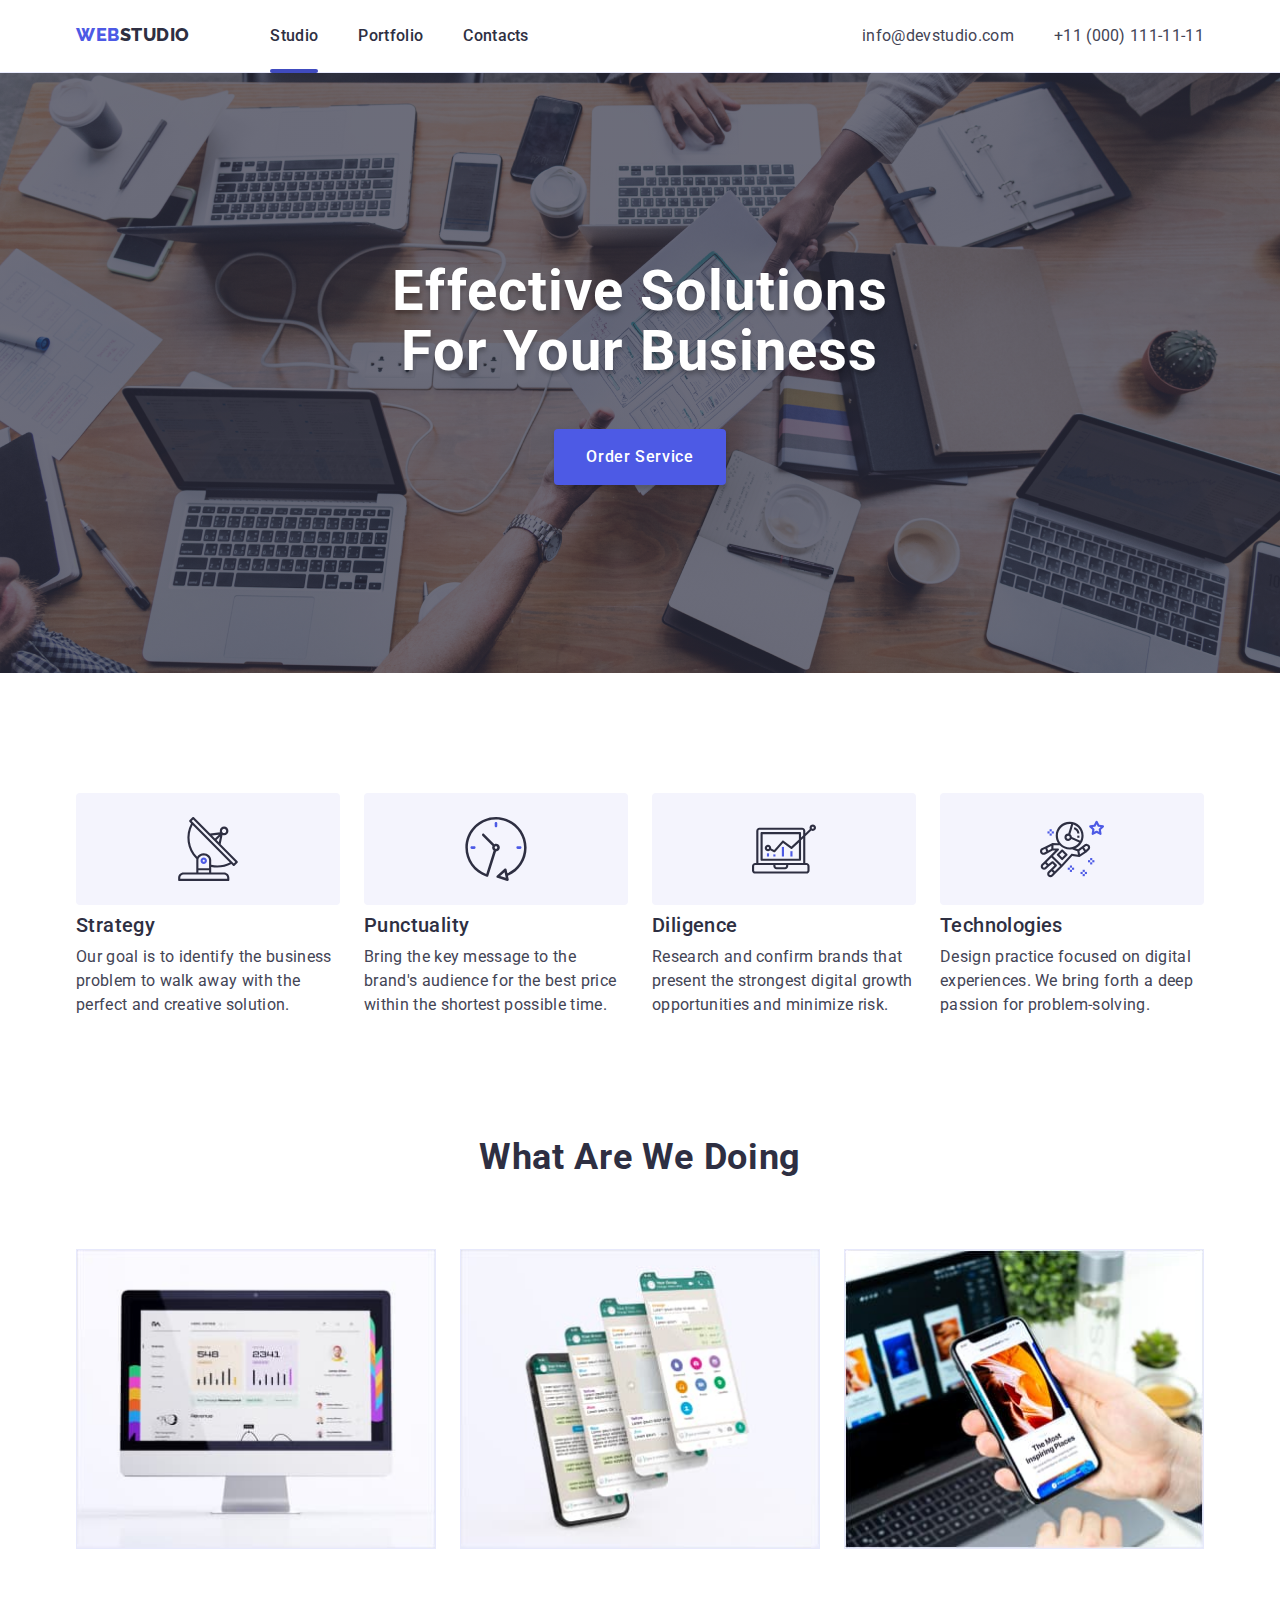
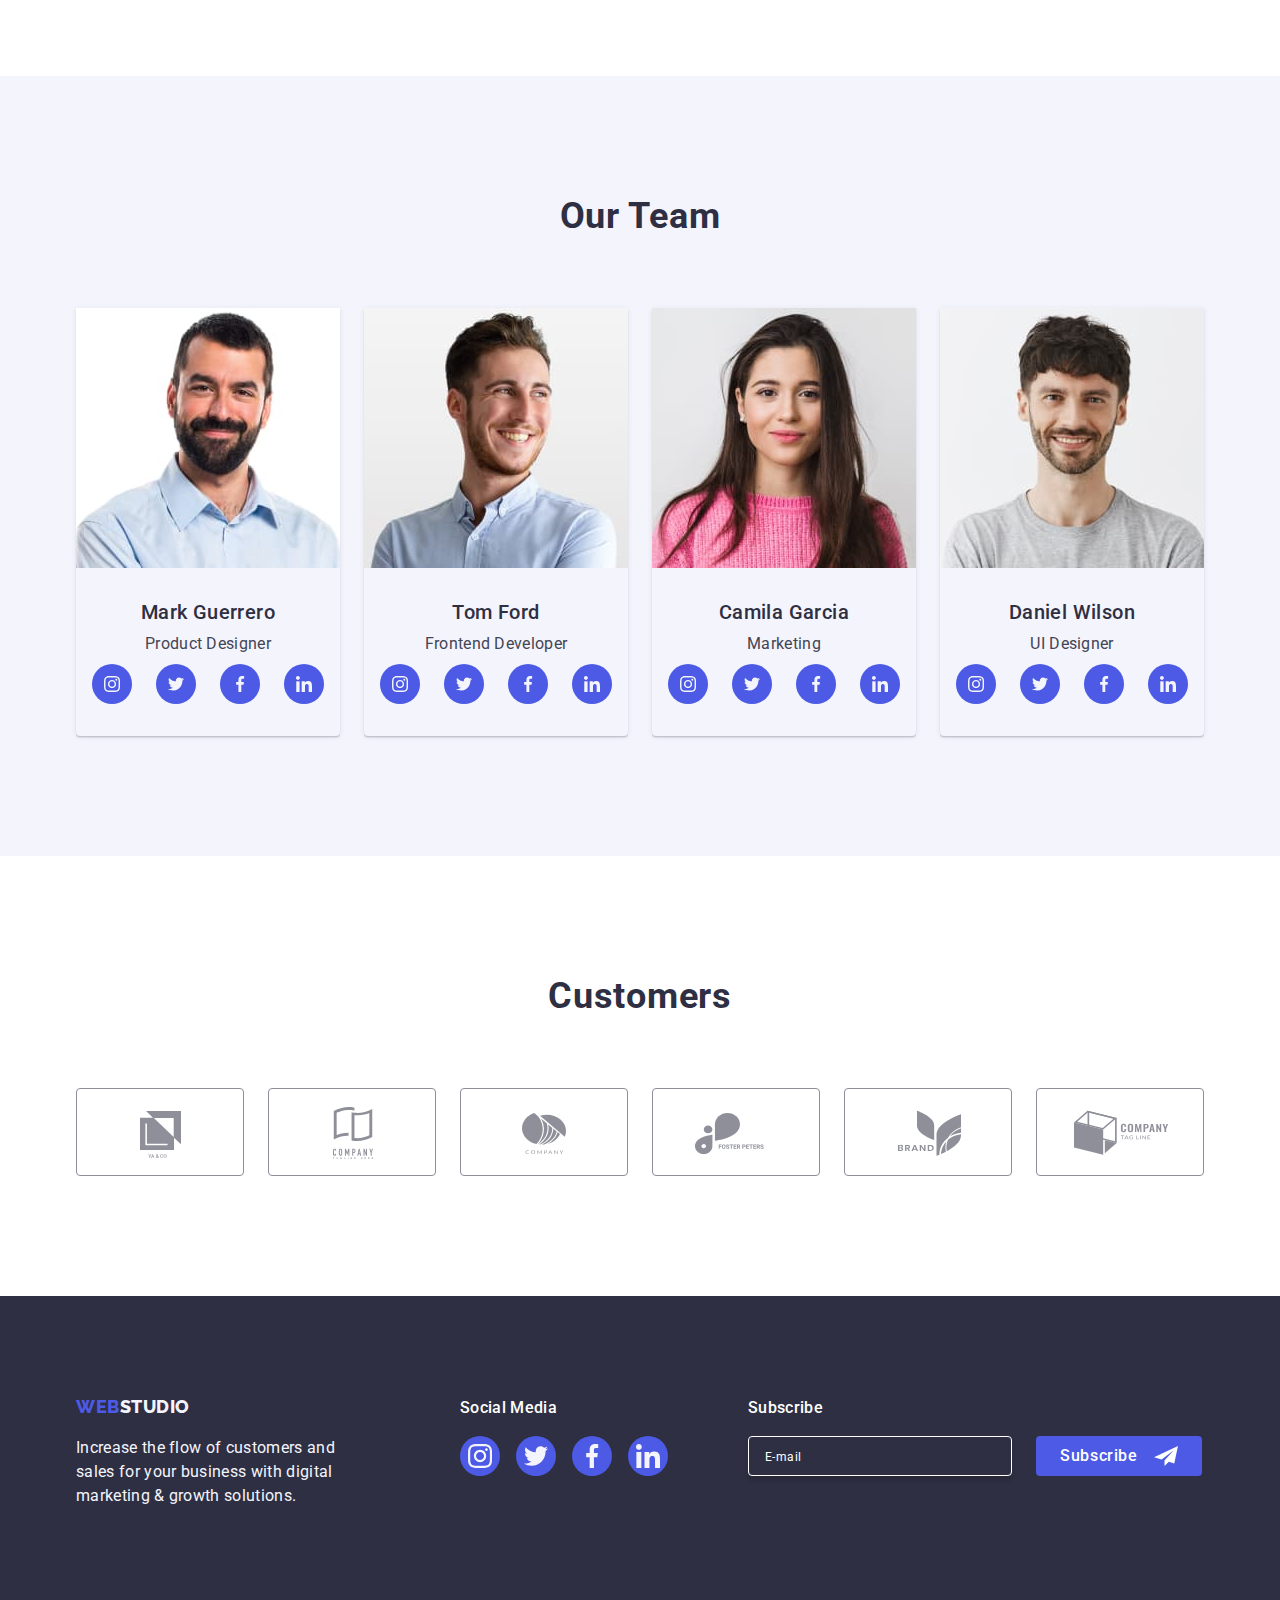
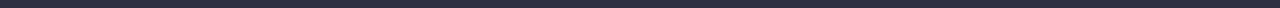
<file: index.html>
<!doctype html>

<html lang="en">
  <head>
    <meta charset="utf-8">
    <meta name="viewport" content="width=device-width, initial-scale-1.0">
    <meta name="description" content="GoIT Homework">
    <title>GoIT Homework 06</title>
    <link rel="stylesheet" href="css/style.css">
    <link rel="stylesheet" href="css/modern-normalize.css">
    <link rel="stylesheet" href="https://fonts.googleapis.com/css2?family=Raleway:wght@800&family=Roboto:wght@400;500;700;900&display=swap">
  </head>

  <body>
    <header class="body-header">
      <div class="header container">
        <nav>
          <a class="logo" href="index.html">
            WEB<span class="logo-header">STUDIO</span>
          </a>

          <ul class="navigation-list">
            <li>
              <a class="navigation-link navigation-active" href="index.html">Studio</a>
            </li>

            <li>
              <a class="navigation-link" href="portfolio.html">Portfolio</a>
            </li>

            <li>
              <a class="navigation-link" href="#">Contacts</a>
            </li>
          </ul>
        </nav>

        <address>
          <ul class="address-list">
            <li>
              <a class="address-link" href="mailto:info@devstudio.com">info@devstudio.com</a>
            </li>
            
            <li>
              <a class="address-link" href="tel:+110001111111">+11 (000) 111-11-11</a>
            </li>
          </ul>
        </address>
      </div>
    </header>

    <main>
      <section class="hero-section">
        <div class="hero container">
          <h1 class="hero-title">Effective Solutions for Your Business</h1>

          <button class="order-button" type="button" data-modal-open>
            Order Service
          </button>
        </div>
      </section>

      <section class="advantage-section">
        <div class="container">
          <ul class="advantage-list">
            <li class="advantage-item">
              <div class="advantage-background">
                <svg class="advantage-icon" width="64" height="64" viewBox="0 0 64 64">
                  <use href="images/icons.svg#strategy"></use>
                </svg>
              </div>
              <h3>Strategy</h3>
              <p>
                Our goal is to identify the business
                problem to walk away with the
                perfect and creative solution.
              </p>
            </li>

            <li class="advantage-item">
              <div class="advantage-background">
                <svg class="advantage-icon" width="64" height="64" viewBox="0 0 64 64">
                  <use href="images/icons.svg#punctuality"></use>
                </svg>
              </div>
              <h3>Punctuality</h3>
              <p>
                Bring the key message to the
                brand's audience for the best price
                within the shortest possible time.
              </p>
            </li>

            <li class="advantage-item">
              <div class="advantage-background">
                <svg class="advantage-icon" width="64" height="64" viewBox="0 0 64 64">
                  <use href="images/icons.svg#diligence"></use>
                </svg>
              </div>
              <h3>Diligence</h3>
              <p>
                Research and confirm brands that
                present the strongest digital growth
                opportunities and minimize risk.
              </p>
            </li>

            <li class="advantage-item">
              <div class="advantage-background">
                <svg class="advantage-icon" width="64" height="64" viewBox="0 0 64 64">
                  <use href="images/icons.svg#technologies"></use>
                </svg>
              </div>
              <h3>Technologies</h3>
              <p>
                Design practice focused on digital
                experiences. We bring forth a deep
                passion for problem-solving.
              </p>
            </li>
          </ul>
        </div>
      </section>

      <section class="service-section">
        <div class="container">
          <h2 class="service-title">What are we doing</h2>

          <ul class="service-list">
            <li>
              <img
                src="images/dashboard-statistics.jpg"
                alt="A monitor presenting graphical data"
                width="360"
              >
            </li>

            <li>
              <img
                src="images/mobile-messaging.jpg"
                alt="Smartphone visualizing messaging feature"
                width="360"
              >
            </li>

            <li>
              <img
                src="images/mobile-application.jpg"
                alt="Smartphone in hand showing some web content"
                width="360"
              >
            </li>
          </ul>
        </div>
      </section>

      <section class="team-section">
        <div class="container">
          <h2 class="team-title">Our Team</h2>

          <ul class="team-list">
            <li class="team-item">
              <img
                src="images/member-mark-guerrero-product-designer.jpg"
                alt="Mark Guerrero"
                width="264"
              >
              <div class="team-details">
                <h3>Mark Guerrero</h3>
                <p>Product Designer</p>
                <ul class="team-socmed-list">
                  <li>
                    <a class="team-socmed-item" href="#" target="_blank" rel="noreferrer noopener">
                      <svg class="team-socmed-icon" width="16" height="16" viewBox="0 0 16 16">
                        <use href="images/icons.svg#instagram"></use>
                      </svg>
                    </a>
                  </li>

                  <li>
                    <a class="team-socmed-item" href="#" target="_blank" rel="noreferrer noopener">
                      <svg class="team-socmed-icon" width="16" height="16" viewBox="0 0 16 16">
                        <use href="images/icons.svg#twitter"></use>
                      </svg>
                    </a>
                  </li>

                  <li>
                    <a class="team-socmed-item" href="#" target="_blank" rel="noreferrer noopener">
                      <svg class="team-socmed-icon" width="16" height="16" viewBox="0 0 16 16">
                        <use href="images/icons.svg#facebook"></use>
                      </svg>
                    </a>
                  </li>

                  <li>
                    <a class="team-socmed-item" href="#" target="_blank" rel="noreferrer noopener">
                      <svg class="team-socmed-icon" width="16" height="16" viewBox="0 0 16 16">
                        <use href="images/icons.svg#linkedin"></use>
                      </svg>
                    </a>
                  </li>
                </ul>
              </div>
            </li>

            <li class="team-item">
              <img
                src="images/member-tom-ford-frontend-developer.jpg"
                alt="Tom Ford"
                width="264"
              >
              <div class="team-details">
                <h3>Tom Ford</h3>
                <p>Frontend Developer</p>
                <ul class="team-socmed-list">
                  <li>
                    <a class="team-socmed-item" href="#" target="_blank" rel="noreferrer noopener">
                      <svg class="team-socmed-icon" width="16" height="16" viewBox="0 0 24 24">
                        <use href="images/icons.svg#instagram"></use>
                      </svg>
                    </a>
                  </li>

                  <li>
                    <a class="team-socmed-item" href="#" target="_blank" rel="noreferrer noopener">
                      <svg class="team-socmed-icon" width="16" height="16" viewBox="0 0 16 16">
                        <use href="images/icons.svg#twitter"></use>
                      </svg>
                    </a>
                  </li>

                  <li>
                    <a class="team-socmed-item" href="#" target="_blank" rel="noreferrer noopener">
                      <svg class="team-socmed-icon" width="16" height="16" viewBox="0 0 16 16">
                        <use href="images/icons.svg#facebook"></use>
                      </svg>
                    </a>
                  </li>

                  <li>
                    <a class="team-socmed-item" href="#" target="_blank" rel="noreferrer noopener">
                      <svg class="team-socmed-icon" width="16" height="16" viewBox="0 0 16 16">
                        <use href="images/icons.svg#linkedin"></use>
                      </svg>
                    </a>
                  </li>
                </ul>
              </div>
            </li>

            <li class="team-item">
              <img
                src="images/member-camila-garcia-marketing.jpg"
                alt="Camila Garcia"
                width="264"
              >
              <div class="team-details">
                <h3>Camila Garcia</h3>
                <p>Marketing</p>
                <ul class="team-socmed-list">
                  <li>
                    <a class="team-socmed-item" href="#" target="_blank" rel="noreferrer noopener">
                      <svg class="team-socmed-icon" width="16" height="16" viewBox="0 0 24 24">
                        <use href="images/icons.svg#instagram"></use>
                      </svg>
                    </a>
                  </li>

                  <li>
                    <a class="team-socmed-item" href="#" target="_blank" rel="noreferrer noopener">
                      <svg class="team-socmed-icon" width="16" height="16" viewBox="0 0 16 16">
                        <use href="images/icons.svg#twitter"></use>
                      </svg>
                    </a>
                  </li>

                  <li>
                    <a class="team-socmed-item" href="#" target="_blank" rel="noreferrer noopener">
                      <svg class="team-socmed-icon" width="16" height="16" viewBox="0 0 16 16">
                        <use href="images/icons.svg#facebook"></use>
                      </svg>
                    </a>
                  </li>

                  <li>
                    <a class="team-socmed-item" href="#" target="_blank" rel="noreferrer noopener">
                      <svg class="team-socmed-icon" width="16" height="16" viewBox="0 0 16 16">
                        <use href="images/icons.svg#linkedin"></use>
                      </svg>
                    </a>
                  </li>
                </ul>
              </div>
            </li>

            <li class="team-item">
              <img
                src="images/member-daniel-wilson-ui-designer.jpg"
                alt="Daniel Wilson"
                width="264"
              >
              <div class="team-details">
                <h3>Daniel Wilson</h3>
                <p>UI Designer</p>
                <ul class="team-socmed-list">
                  <li>
                    <a class="team-socmed-item" href="#" target="_blank" rel="noreferrer noopener">
                      <svg class="team-socmed-icon" width="16" height="16" viewBox="0 0 24 24">
                        <use href="images/icons.svg#instagram"></use>
                      </svg>
                    </a>
                  </li>

                  <li>
                    <a class="team-socmed-item" href="#" target="_blank" rel="noreferrer noopener">
                      <svg class="team-socmed-icon" width="16" height="16" viewBox="0 0 16 16">
                        <use href="images/icons.svg#twitter"></use>
                      </svg>
                    </a>
                  </li>

                  <li>
                    <a class="team-socmed-item" href="#" target="_blank" rel="noreferrer noopener">
                      <svg class="team-socmed-icon" width="16" height="16" viewBox="0 0 16 16">
                        <use href="images/icons.svg#facebook"></use>
                      </svg>
                    </a>
                  </li>

                  <li>
                    <a class="team-socmed-item" href="#" target="_blank" rel="noreferrer noopener">
                      <svg class="team-socmed-icon" width="16" height="16" viewBox="0 0 16 16">
                        <use href="images/icons.svg#linkedin"></use>
                      </svg>
                    </a>
                  </li>
                </ul>
              </div>
            </li>
          </ul>
        </div>
      </section>

      <section class="customer-section">
        <div class="container">
          <h2 class="customer-title">Customers</h2>

          <ul class="customer-list">
            <li class="customer-item">
              <svg class="customer-icon" width="104" height="56" viewBox="0 0 104 56">
                <use href="images/icons.svg#customer1"></use>
              </svg>
            </li>

            <li class="customer-item">
              <svg class="customer-icon" width="104" height="56" viewBox="0 0 104 56">
                <use href="images/icons.svg#customer2"></use>
              </svg>
            </li>

            <li class="customer-item">
              <svg class="customer-icon" width="104" height="56" viewBox="0 0 104 56">
                <use href="images/icons.svg#customer3"></use>
              </svg>
            </li>

            <li class="customer-item">
              <svg class="customer-icon" width="104" height="56" viewBox="0 0 104 56">
                <use href="images/icons.svg#customer4"></use>
              </svg>
            </li>

            <li class="customer-item">
              <svg class="customer-icon" width="104" height="56" viewBox="0 0 104 56">
                <use href="images/icons.svg#customer5"></use>
              </svg>
            </li>

            <li class="customer-item">
              <svg class="customer-icon" width="104" height="56" viewBox="0 0 104 56">
                <use href="images/icons.svg#customer6"></use>
              </svg>
            </li>
          </ul>
        </div>
      </section>
    </main>

    <footer class="body-footer">
      <div class="footer container">
        <div class="footer-footnote">
          <a class="logo" href="index.html">
            WEB<span class="footer-logo">STUDIO</span>
          </a>
          <p class="footer-text">
            Increase the flow of customers and
            sales for your business with digital
            marketing & growth solutions.
          </p>
        </div>
        
        <div class="footer-platforms">
          <p class="footer-socmed">Social Media</p>
  
          <ul class="footer-socmed-list">
            <li>
              <a class="footer-socmed-item" href="#" target="_blank" rel="noreferrer noopener">
                <svg class="footer-socmed-icon" width="24" height="24" viewBox="0 0 24 24">
                  <use href="images/icons.svg#instagram"></use>
                </svg>
              </a>
            </li>
            
            <li>
              <a class="footer-socmed-item" href="#" target="_blank" rel="noreferrer noopener">
                <svg class="footer-socmed-icon" width="24" height="24" viewBox="0 0 16 16">
                  <use href="images/icons.svg#twitter"></use>
                </svg>
              </a>
            </li>
  
            <li>
              <a class="footer-socmed-item" href="#" target="_blank" rel="noreferrer noopener">
                <svg class="footer-socmed-icon" width="24" height="24" viewBox="0 0 16 16">
                  <use href="images/icons.svg#facebook"></use>
                </svg>
              </a>
            </li>
  
            <li>
              <a class="footer-socmed-item" href="#" target="_blank" rel="noreferrer noopener">
                <svg class="footer-socmed-icon" width="24" height="24" viewBox="0 0 16 16">
                  <use href="images/icons.svg#linkedin"></use>
                </svg>
              </a>
            </li>
          </ul>
        </div>

        <div class="footer-form">
          <form name="subscription-form" autocomplete="off" method="post" action="#">
            <label class="footer-form-label">
              <p class="footer-form-subscription">
                Subscribe
              </p>
              <input
                class="footer-form-input"
                type="email"
                name="email"
                placeholder="E-mail"
                required
              />
            </label>

            <button class="subscribe-button" type="submit">
              Subscribe
              <svg class="footer-form-subscribe" width="24" height="24" viewbox="0 0 24 24">
                <use href="images/icons.svg#subscribe"></use>
              </svg>
            </button>
          </form>
        </div>
      </div>
    </footer>

    <!-- Modal Section -->
    <div class="backdrop conceal" data-modal>
      <div class="modal">
        <button class="modal-close" type="button" data-modal-close>
          <svg class="modal-close-icon" width="8" height="8" viewBox="0 0 8 8">
            <use href="images/icons.svg#modal-close"></use>
          </svg>
        </button>

        <div class="modal-information">
          <p class="modal-header">
            Leave your contacts and we will call you back
          </p>

          <form class="modal-form" autocomplete="off" method="post" action="#">
            <label class="form-label" for="full_name">
              Name
              <input class="form-input" type="text" name="full_name" required>
              <svg class="input-icon" width="18" height="18" viewBox="0 0 18 18">
                <use href="images/icons.svg#modal-name"></use>
              </svg>
            </label>
    
            <label class="form-label" for="phone_number">
              Phone
              <input class="form-input" type="tel" name="phone_number" required>
              <svg class="input-icon" width="18" height="24" viewBox="0 0 18 24">
                <use href="images/icons.svg#modal-phone"></use>
              </svg>
            </label>
    
            <label class="form-label" for="email_address">
              Email
              <input class="form-input" type="email" name="email_address" required>
              <svg class="input-icon" width="18" height="24" viewBox="0 0 18 24">
                <use href="images/icons.svg#modal-email"></use>
              </svg>
            </label>
    
            <label class="form-comment" for="comments">
              Comment
              <textarea class="form-textarea" placeholder="Text input" name="comments"></textarea>
            </label>

            <label class="form-terms" for="agree">
              <input class="modal-checkbox" type="checkbox" name="agree" value="agree" required>
                <svg class="checkbox-icon" width="16" height="16" viewBox="0 0 10 8">
                  <use href="images/icons.svg#modal-check"></use>
                </svg>
                <span class="checkbox-text">
                  I accept the terms and conditions of the <a class="form-agreement" href="#" target="_blank" rel="noreferrer noopener"> Privacy Policy</a>
                </span>
            </label>
          </form>

          <button class="form-send" type="submit">
            Send
          </button>
        </div>
    <script src="./js/modal.js"></script>
  </body>
</html>
</file>
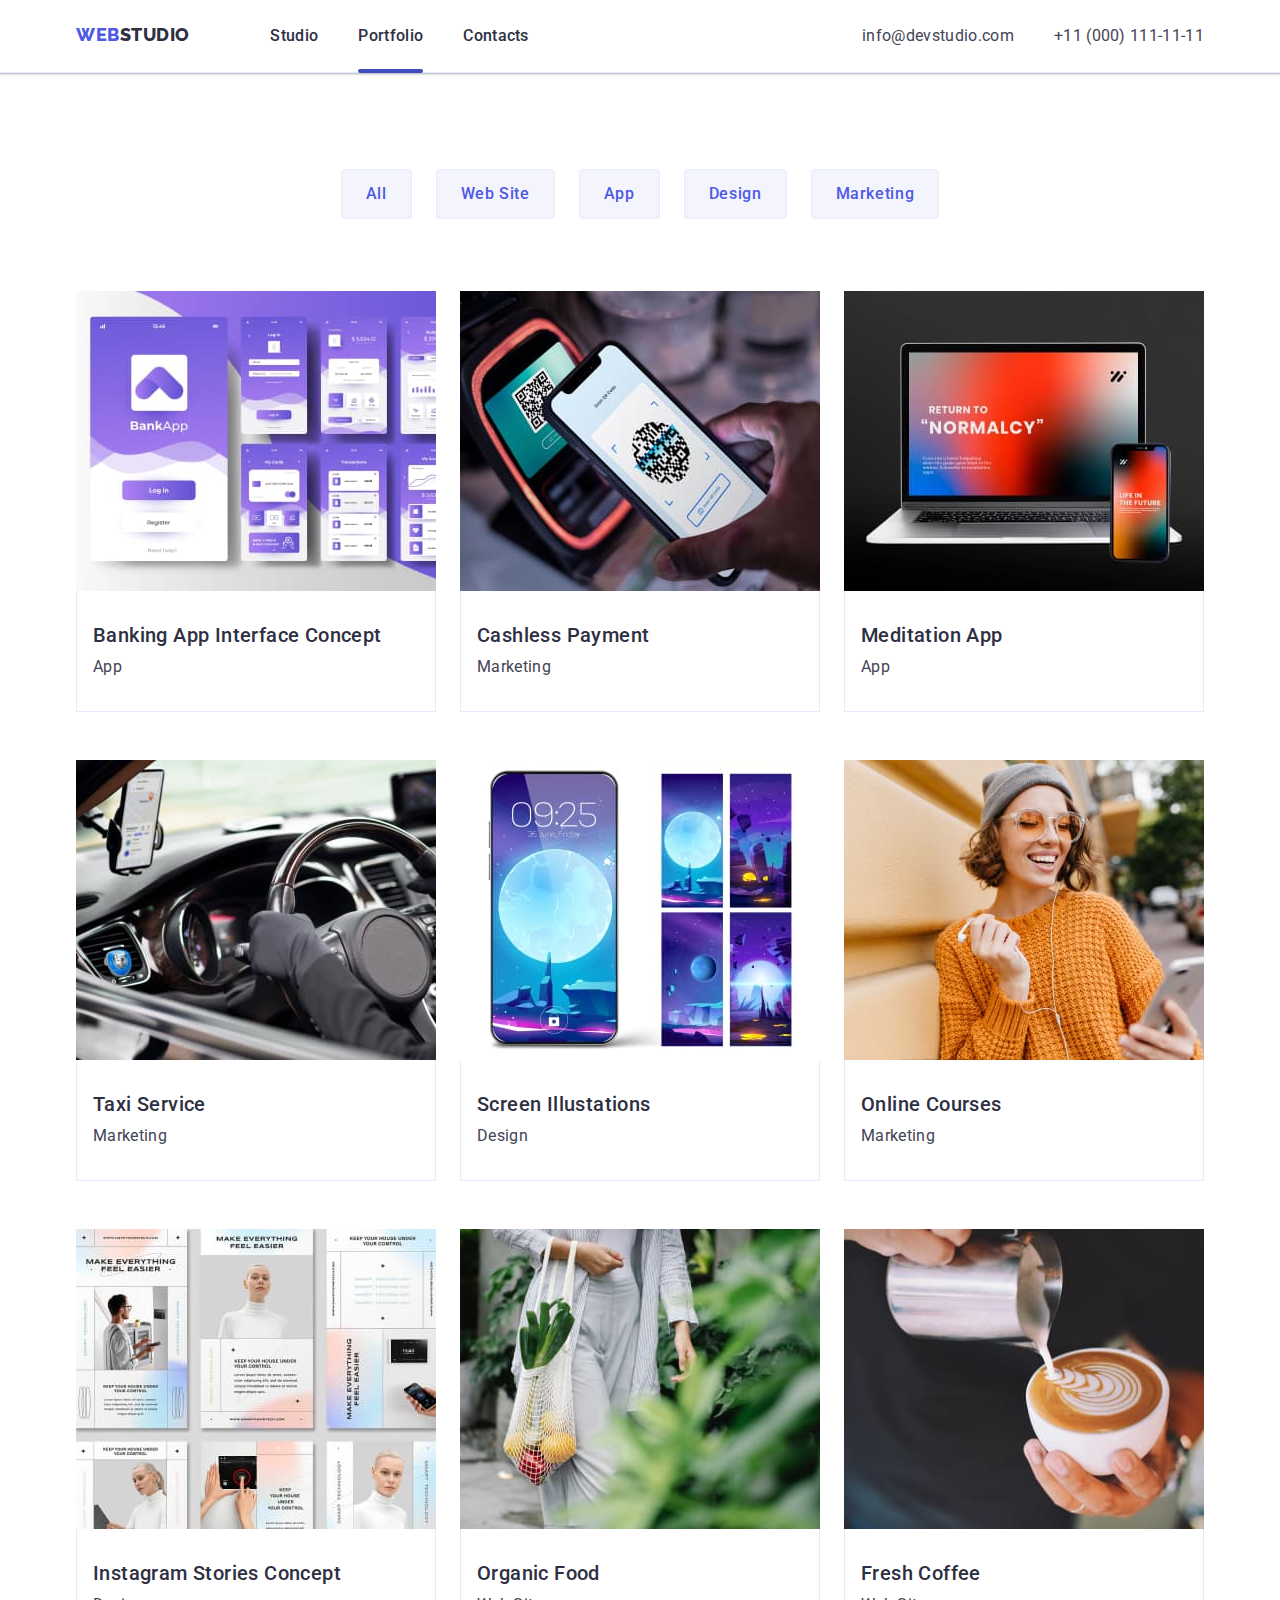
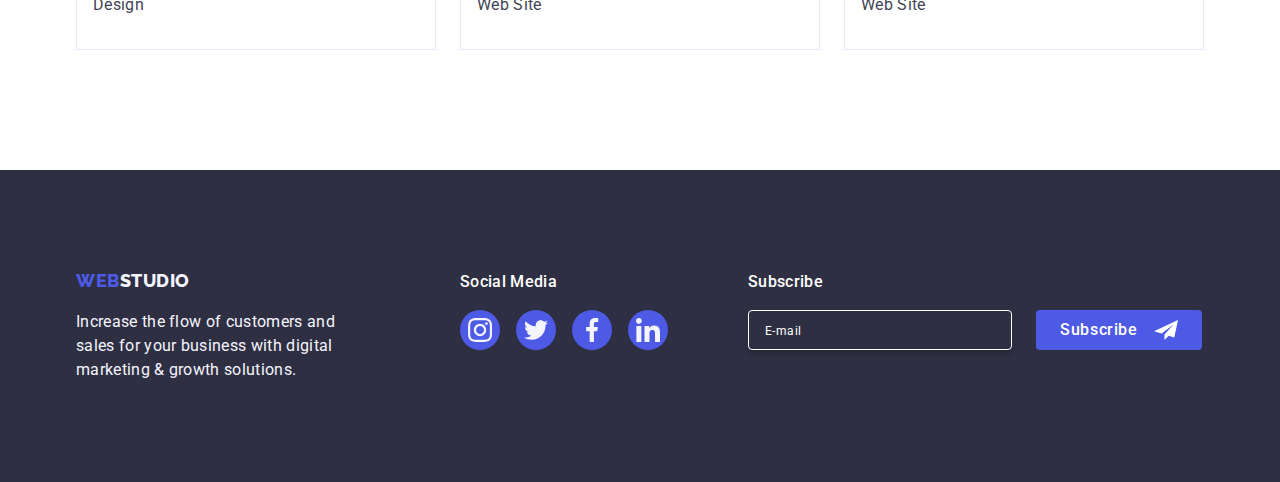
<file: portfolio.html>
<!doctype html>

<html lang="en">
  <head>
    <meta charset="utf-8"/>
    <meta name="viewport" content="width=device-width, initial-scale-1.0"/>
    <meta name="description" content="GoIT Homework"/>
    <title>Portfolio</title>
    <link rel="stylesheet" href="css/style.css">
    <link rel="stylesheet" href="css/modern-normalize.css">
    <link rel="stylesheet" href="https://fonts.googleapis.com/css2?family=Raleway:wght@800&family=Roboto:wght@400;500;700;900&display=swap">
  </head>

  <body>
    <header class="body-header">
      <div class="header container">
        <nav>
          <a class="logo" href="index.html">
            WEB<span class="logo-header">STUDIO</span>
          </a>

          <ul class="navigation-list">
            <li class="navigation-item">
              <a class="navigation-link" href="index.html">Studio</a>
            </li>

            <li class="navigation-item">
              <a class="navigation-link navigation-active" href="portfolio.html">Portfolio</a>
            </li>

            <li class="navigation-item">
              <a class="navigation-link" href="#">Contacts</a>
            </li>
          </ul>
        </nav>

        <address>
          <ul class="address-list">
            <li>
              <a class="address-link" href="mailto:info@devstudio.com">info@devstudio.com</a>
            </li>
            
            <li>
              <a class="address-link" href="tel:+110001111111">+11 (000) 111-11-11</a>
            </li>
          </ul>
        </address>
      </div>
    </header>

    <main>
      <section class="portfolio-section">
        <div class="container">
          <ul class="filter-list">
            <li>
              <button class="filter-button" type="button">
                All
              </button>
            </li>

            <li>
              <button class="filter-button" type="button">
                Web Site
              </button>
            </li>

            <li>
              <button class="filter-button" type="button">
                App
              </button>
            </li>

            <li>
              <button class="filter-button" type="button">
                Design
              </button>
            </li>

            <li>
              <button class="filter-button" type="button">
                Marketing
              </button>
            </li>
          </ul>

          <ul class="portfolio-list">
            <li>
              <a class="portfolio-item" href="#">
                <div class="portfolio-card">
                  <img
                    src="images/portfolio-bank-app-ui.jpg"
                    alt="Bank application concept design for smartphones"
                    width="360"
                    height="300"
                  />
                  <p class="portfolio-content">
                    Lorem ipsum dolor sit, amet consectetur adipisicing elit.
                    Culpa explicabo veniam rerum velit tempora, assumenda necessitatibus.
                    Dolore, debitis. Debitis facilis harum numquam eos autem repellendus!
                  </p>
                </div>
                <div class="portfolio-description">
                  <h3>Banking App Interface Concept</h3>
                  <p>App</p>
                </div>
              </a>
            </li>

            <li>
              <a class="portfolio-item" href="#">
                <div class="portfolio-card">
                  <img
                  src="images/portfolio-cashless-payment.jpg"
                  alt="Smartphone scanning a QR Code for transaction"
                  width="360"
                  height="300"
                  />
                  <p class="portfolio-content">
                    Lorem ipsum dolor sit amet consectetur adipisicing elit.
                    Voluptatibus tempora, autem corrupti tempore sunt eius, commodi ea velit dolor necessitatibus molestiae.
                    Accusantium nisi animi natus!
                  </p>
                </div>
                <div class="portfolio-description">
                  <h3>Cashless Payment</h3>
                  <p>Marketing</p>
                </div>
              </a>
            </li>

            <li>
              <a class="portfolio-item" href="#">
                <div class="portfolio-card">
                  <img
                    src="images/portfolio-device-application.jpg"
                    alt="Homepage design in screen of laptop and smartphone"
                    width="360"
                    height="300"
                  />
                  <p class="portfolio-content">
                    Lorem ipsum, dolor sit amet consectetur adipisicing elit.
                    Quod dolore nisi, reprehenderit libero voluptas possimus alias? Libero, cupiditate.
                    Aperiam voluptatibus doloribus blanditiis perspiciatis quam magnam!
                  </p>
                </div>
                <div class="portfolio-description">
                  <h3>Meditation App</h3>
                  <p>App</p>
                </div>
              </a>
            </li>

            <li>
              <a class="portfolio-item" href="#">
                <div class="portfolio-card">
                  <img
                    src="images/portfolio-taxi-service.jpg"
                    alt="Smartphone used to locate destination while in transport"
                    width="360"
                    height="300"
                  />
                  <p class="portfolio-content">
                    Lorem ipsum dolor sit amet consectetur adipisicing elit.
                    Vel eaque harum nulla eos fugiat id ullam maxime dolorem, hic dicta odit.
                    Dolorem a corrupti laudantium?
                  </p>
                </div>
                <div class="portfolio-description">
                  <h3>Taxi Service</h3>
                  <p>Marketing</p>
                </div>
              </a>
            </li>

            <li>
              <a class="portfolio-item" href="#">
                <div class="portfolio-card">
                  <img
                    src="images/portfolio-smartphone-wallpaper.jpg"
                    alt="Wallpaper designs for smartphones"
                    width="360"
                    height="300"
                  />
                  <p class="portfolio-content">
                    Lorem ipsum dolor, sit amet consectetur adipisicing elit.
                    Commodi accusamus excepturi earum maiores in fugiat quia,
                    ipsum, minima consectetur, cupiditate ut laborum nobis et odit.
                  </p>
                </div>
                <div class="portfolio-description">
                  <h3>Screen Illustations</h3>
                  <p>Design</p>
                </div>
              </a>
            </li>

            <li>
              <a class="portfolio-item" href="#">
                <div class="portfolio-card">
                  <img
                    src="images/portfolio-female-model.jpg"
                    alt="A female using smartphone watching video in hand and listening via earphones"
                    width="360"
                    height="300"
                  />
                  <p class="portfolio-content">
                    Lorem ipsum dolor sit amet, consectetur adipisicing elit.
                    Quos veritatis voluptatem exercitationem! Nostrum quae distinctio iste deserunt repellendus dolores!
                    Itaque non distinctio consequuntur nobis inventore?
                  </p>
                </div>
                <div class="portfolio-description">
                  <h3>Online Courses</h3>
                  <p>Marketing</p>
                </div>
              </a>
            </li>

            <li>
              <a class="portfolio-item" href="#">
                <div class="portfolio-card">
                  <img
                    src="images/portfolio-instagram-guide.jpg"
                    alt="Image guide for posting stories on Instagram"
                    width="360"
                    height="300"
                  />
                  <p class="portfolio-content">
                    Lorem ipsum, dolor sit amet consectetur adipisicing elit.
                    Molestiae labore maxime vel atque nesciunt quaerat.Animi, ut maiores!
                    Officia velit iusto, quibusdam ad dicta enim!
                  </p>
                </div>
                <div class="portfolio-description">
                  <h3>Instagram Stories Concept</h3>
                  <p>Design</p>
                </div>
              </a>
            </li>

            <li>
              <a class="portfolio-item" href="#">
                <div class="portfolio-card">
                  <img
                    src="images/portfolio-organic-food.jpg"
                    alt="Fruits and vegetables in net bag carried by a person"
                    width="360"
                    height="300"
                  />
                  <p class="portfolio-content">
                    Lorem ipsum dolor sit amet consectetur adipisicing elit.
                    Omnis, cupiditate, itaque odio alias, nemo non nobis voluptatem corrupti iure optio ipsam!
                    Odit consequuntur facilis officiis.
                  </p>
                </div>
                <div class="portfolio-description">
                  <h3>Organic Food</h3>
                  <p>Web Site</p>
                </div>
              </a>
            </li>

            <li>
              <a class="portfolio-item" href="#">
                <div class="portfolio-card">
                  <img
                    src="images/portfolio-fresh-coffee.jpg"
                    alt="A barista doing a latte art by pouring milk in a cup of coffee"
                    width="360"
                    height="300"
                  />
                  <p class="portfolio-content">
                    Lorem ipsum dolor sit amet consectetur, adipisicing elit.
                    Omnis culpa quod atque ut deserunt laboriosam quidem.
                    At sapiente nemo dignissimos temporibus quae eos obcaecati quos.
                  </p>
                </div>
                <div class="portfolio-description">
                  <h3>Fresh Coffee</h3>
                  <p>Web Site</p>
                </div>
              </a>
            </li>
          </ul>
        </div>
      </section>
    </main>

    <footer class="body-footer">
      <div class="footer container">
        <div class="footer-footnote">
          <a class="logo" href="index.html">
            WEB<span class="footer-logo">STUDIO</span>
          </a>
          <p class="footer-text">
            Increase the flow of customers and
            sales for your business with digital
            marketing & growth solutions.
          </p>
        </div>
        
        <div class="footer-platforms">
          <p class="footer-socmed">Social Media</p>
  
          <ul class="footer-socmed-list">
            <li>
              <a class="footer-socmed-item" href="#" target="_blank" rel="noreferrer noopener">
                <svg class="footer-socmed-icon" width="24" height="24" viewBox="0 0 24 24">
                  <use href="images/icons.svg#instagram"></use>
                </svg>
              </a>
            </li>
            
            <li>
              <a class="footer-socmed-item" href="#" target="_blank" rel="noreferrer noopener">
                <svg class="footer-socmed-icon" width="24" height="24" viewBox="0 0 16 16">
                  <use href="images/icons.svg#twitter"></use>
                </svg>
              </a>
            </li>
  
            <li>
              <a class="footer-socmed-item" href="#" target="_blank" rel="noreferrer noopener">
                <svg class="footer-socmed-icon" width="24" height="24" viewBox="0 0 16 16">
                  <use href="images/icons.svg#facebook"></use>
                </svg>
              </a>
            </li>
  
            <li>
              <a class="footer-socmed-item" href="#" target="_blank" rel="noreferrer noopener">
                <svg class="footer-socmed-icon" width="24" height="24" viewBox="0 0 16 16">
                  <use href="images/icons.svg#linkedin"></use>
                </svg>
              </a>
            </li>
          </ul>
        </div>

        <div class="footer-form">
          <form name="subscription-form" autocomplete="on" method="">
            <label class="footer-form-label">
              <p class="footer-form-subscription">
                Subscribe
              </p>
              <input
                class="footer-form-input"
                type="email"
                name="email"
                placeholder="E-mail"
                required
              />
            </label>

            <button class="subscribe-button" type="submit">
              Subscribe
              <svg class="footer-form-subscribe" width="24" height="24" viewbox="0 0 24 24">
                <use href="images/icons.svg#subscribe"></use>
              </svg>
            </button>
          </form>
        </div>
      </div>
    </footer>
  </body>
</html>
</file>
<file: css/style.css>
/* --- Color Scheme --- */
:root {
  --iris: #4d5ae5;
  --ocean: #404bbf;
  --navyblue: #2e2f42;
  --navyblue-modal: #2e2f4266;
  --green: #31d0aa;
  --slate: #434455;
  --lightslate: #8e8f99;
  --cornflower: #e7e9fc;
  --cloud: #f4f4fd;
  --modal: #abacb3;
  --grey: #808080;
  --white: #fff;
  --dairy: #fcfcfc;

  --hero-gradient: #2e2f42b3;

  --shadow-text: #00000040;
  --shadow-box: #00000026;

  --shadow-side: #2e2f4214;
  --shadow-bottom: #2e2f4229;

  --filter-one: #0000001f;
  --filter-two: #00000014;
  --filter-three: #0000001a;

  --shadow-modal-one: #00000033;
  /* --shadow-modal-two: #00000033; filter one*/
  --shadow-modal-three: #00000024;

  --link-underline: #0000ff00;

  --animation: 250ms cubic-bezier(0.4, 0, 0.2, 1);
}
/* --- Color Scheme --- */

/* ---- Typography ---- */
body {
  margin: 0;
  padding: 0;
  font-family: Roboto, sans-serif;
  font-size: 16px;
  font-weight: 400;
  line-height: 24px;
  letter-spacing: .32px;
}

h1, h2, h3, h4, h5, h6 {
  margin: 0;
  padding: 0;
  font-family: Roboto, sans-serif;
  font-style: normal;
  text-transform: capitalize;
}

h1 {
  font-size: 56px;
  font-weight: 700;
  line-height: 60px;
  letter-spacing: 1.12px;
}

h2 {
  font-size: 36px;
  font-weight: 700;
  line-height: 40px;
  letter-spacing: .72px;
}

h3 {
  color: var(--navyblue);
  font-size: 20px;
  font-weight: 500;
  line-height: 24px;
  letter-spacing: .4px;
}

a {
  text-decoration: none;
  cursor: pointer;
}

p {
  color: var(--slate);
  margin: 0;
  padding: 0;
}

button {
  border: none;
  outline: none;
  cursor: pointer;
}

ul {
  margin: 0;
  padding: 0;
  list-style: none;
}

input {
  outline: none;
}

textarea {
  outline: none;
  resize: none;
}

.container {
  width: 1158px;
  margin: 0 auto;
  padding: 0 15px;
}

.logo {
  color: var(--iris);
  font-family: Raleway, sans-serif;
  font-size: 18px;
  font-weight: 800;
  line-height: 21px;
  letter-spacing: .54px;
}
/* ---- Typography ---- */

/* --- Header Style --- */
.body-header {
  background: var(--white);
  border-bottom: 1px solid var(--cornflower);
  box-shadow: 0px 1px 6px 0px var(--shadow-side),
              0px 1px 1px 0px var(--shadow-bottom),
              0px 2px 1px 0px var(--shadow-side);
}

.header {
  display: flex;
  align-items:flex-start;
  justify-content: space-between;
}

.logo-header {
  color: var(--navyblue);
}

.navigation-list {
  display: inline-flex;
  align-items: flex-start;
  gap: 40px;
  margin: 24px 0 24px 76px;
}

.navigation-link {
  color: var(--navyblue);
  font-weight: 500;
  text-decoration: none;
  position: relative;
  transition: color var(--animation);
}

.navigation-link:hover::after {
  width: 100%;
}

.navigation-link::after {
  content: '';
  border-radius: 2px;
  width: 0;
  height: 4px;
  background-color: var(--ocean);
  position: absolute;
  bottom: -27.5px;
  left: 0;
  transition: width var(--animation);
}

.navigation-active::after {
  width: 100%;
}

.address-list {
  display: inline-flex;
  align-items: flex-start;
  gap: 40px;
  margin: 24px 0;
}

.address-link {
  color: var(--slate);
  font-style: normal;
  text-decoration: none;
  transition: color var(--animation);
}

.navigation-link:hover,
.navigation-link:focus,
.address-link:hover,
.address-link:focus {
  color: var(--ocean);
}
/* --- Header Style --- */

/* ---- Main Style ---- */

/* Hero Section */
.hero-section {
  background: var(--navyblue);
  background: linear-gradient( var(--hero-gradient), 
                               var(--hero-gradient) ), 
              url('../images/people-office-1.jpg');
  background-repeat: no-repeat;
  background-position: center;
  background-size: cover;
  padding: 188px 0;
}

.hero {
  display: flex;
  flex-direction: column;
  align-items: center;
  justify-content: center;
}

.hero-title {
  color: var(--white);
  text-align: center;
  text-shadow: 0px 4px 4px var(--shadow-text);
  width: 496px;
  margin-bottom: 48px;
}

.order-button {
/* Button Style */
  background-color: var(--iris);
  border-radius: 4px;
  box-shadow: 0px 4px 4px 0px var(--shadow-box);
  padding: 16px 32px;
  transition: background-color var(--animation);
/* Text Style */
  color: var(--white);
  font-family: Roboto, sans-serif;
  font-size: 16px;
  font-weight: 500;
  line-height: 24px;
  letter-spacing: .64px;
}

.order-button:hover,
.order-button:focus {
  background-color: var(--ocean);
}

/* Modal Style */
.backdrop {
  background-color: var(--navyblue-modal);
  display: block;
  position: fixed;
  top: 0;
  left: 0;
  width: 100%;
  height: 100%;
  opacity: 1;
  transition: opacity var(--animation);
}

.backdrop.conceal {
  opacity: 0;
  pointer-events: none;
}

.modal {
  position: absolute;
  padding: 24px;
  top: 50%;
  left: 50%;
  min-width: 408px;
  min-height: 584px;
  background-color: var(--dairy);
  box-shadow: 0px 2px 1px 0px var(--shadow-modal-one),
              0px 1px 3px 0px var(--filter-one),
              0px 1px 1px 0px var(--shadow-modal-three);;
  border-radius: 4px;
  transform: translate(-50%, -50%) scale(1);
  transition: transform var(--animation);
}

.modal-close {
  background-color: var(--cornflower);
  width: 24px;
  height: 24px;
  border-radius: 50%;
  align-items: center;
  justify-content: center;
  color: var(--navyblue);
  border: 1px solid var(--navyblue-modal);
  position: absolute;
  right: 24px;
  top: 24px;
  transition: color var(--animation),
              background-color var(--animation),
              border-color var(--animation);
}

.modal-close-icon {
  width: 8px;
  height: 8px;
  fill: var(--navyblue);
  transition: fill var(--animation);
}

.modal-close:hover {
  background-color: var(--ocean);
  border-color: var(--ocean);
  color: var(--cloud);
}

.modal-close:hover .modal-close-icon {
  fill: var(--cloud);
}

.modal-information {
  display: flex;
  flex-direction: column;
  align-items: center;
}

.modal-header {
  color: var(--navyblue);
  text-align: center;
  font-weight: 500;
  margin-top: 48px;
  margin-bottom: 16px;
}

.modal-form {
  display: flex;
  flex-direction: column;
  align-items: flex-start;
  border-radius: 4px;
}

.form-label {
  display: flex;
  flex-direction: column;
  margin-bottom: 8px;
  color: var(--lightslate);
  font-size: 12px;
  line-height: 14px;
  letter-spacing: .48px;
}

.form-input {
  width: 360px;
  height: 40px;
  padding: 11px 16px 11px 38px;
  border-radius: 4px;
  border: 1px solid var(--navyblue-modal);
  transition: border var(--animation);
}

.input-icon {
  position: absolute;
  left: 40px;
  width: 18px;
  height: 24px;
  transform: translateY(95%);
  fill: var(--navyblue);
  transition: fill var(--animation);
}

.form-textarea {
  width: 360px;
  height: 120px;
  padding: 8px 16px;
  border-radius: 4px;
  border: 1px solid var(--navyblue-modal);
  transition: border var(--animation);
}

.form-input:hover,
.form-input:focus,
.form-textarea:hover,
.form-textarea:focus {
  border: 1px solid var(--iris);
}

.form-input:hover + .input-icon,
.form-input:focus + .input-icon {
  fill: var(--iris);
}

.form-comment {
  display: flex;
  flex-direction: column;
  margin-bottom: 16px;
  color: var(--lightslate);
  font-size: 12px;
  line-height: 14px;
  letter-spacing: .48px;
}

.form-terms {
  display: block;
  color: var(--lightslate);
  align-items: center;
  justify-content: center;
  font-size: 12px;
  line-height: 14px;
  letter-spacing: .48px;
}

.modal-checkbox {
  /* appearance: none; */
  position: absolute;
  width: 16px;
  height: 16px;
  margin: 0;
  padding: 0;
  border: 0;
  opacity: 0;
}

.checkbox-icon {
  border: 1px solid var(--navyblue-modal);
  border-radius: 2px;
  width: 16px;
  height: 16px;
  padding: 3px 2px;
  fill: var(--white);
  cursor: pointer;
  transition: border var(--animation);
}

.modal-checkbox:checked + .checkbox-icon {
  border-color: var(--iris);
  background-color: var(--iris);
}

.checkbox-icon:hover,
.checkbox-icon:focus {
  border: 1px solid var(--iris);
}

.checkbox-text {
  margin-left: 9px;
  margin-top: 3px;
}

.form-agreement {
  color: var(--iris);
  text-decoration: underline;
  line-height: 16px;
  transition: color, text-decoration-color var(--animation);
}

.form-agreement:hover,
.form-agreement:focus {
  color: var(--ocean);
  text-decoration-color: var(--link-underline);
}

.form-send {
  margin-top: 24px;
  width: 169px;
  height: 56px;
  padding: 16px 32px;
  border-radius: 4px;
  background-color: var(--iris);
  box-shadow: 0px 4px 4px 0px var(--shadow-box);
  color: var(--white);
  font-weight: 500;
  letter-spacing: .64px;
  transition: background-color var(--animation);
}

.form-send:hover,
.form-send:focus {
  background-color: var(--ocean);
}
/* Hero Section */

/* Advantage Section */
.advantage-section {
  background: var(--white);
  padding-top: 120px;
}

.advantage-list {
  display: flex;
  justify-content: space-between;
  align-items: center;
  gap: 24px;
}

.advantage-item {
  display: flex;
  flex-direction: column;
  gap: 8px;
  text-align: left;
}

.advantage-background {
  background: var(--cloud);
  display: flex;
  justify-content: center;
  align-items: center;
  border-radius: 4px;
  width: 264px/*100%*/;
  height: 112px;
}
/* Advantage Section */

/* Service Section */
.service-section {
  background: var(--white);
  flex-direction: column;
  justify-content: center;
  align-items: center;
  padding: 120px 0;
}

.service-title {
  color: var(--navyblue);
  text-align: center;
  margin-bottom: 72px;
}

.service-list {
  display: flex;
  justify-content: space-between;
  align-items: center;
  gap: 24px;
}

.service-list img {
  border: 1px solid var(--cornflower);
}
/* Service Section */

/* Team Section */
.team-section {
  background: var(--cloud);
  padding: 120px 0;
}

.team-title {
  color: var(--navyblue);
  text-align: center;
  margin-bottom: 72px;
}

.team-list {
  display: flex;
  justify-content: space-between;
  align-items: center;
  gap: 24px;
}

.team-item {
  display: flex;
  flex-direction: column;
  justify-content: center;
  align-items: center;
  gap: 32px;
  border-radius: 0px 0px 4px 4px;
  background: var(--color-white);
  box-shadow: 0px 2px 1px 0px var(--shadow-side),
              0px 1px 1px 0px var(--shadow-bottom),
              0px 1px 6px 0px var(--shadow-side);
}

.team-details {
  display: flex;
  width: 232px;
  flex-direction: column;
  justify-content: center;
  align-items: center;
  gap: 8px;
  margin-bottom: 32px;
}

.team-socmed-list {
  display: inline-flex;
  gap: 24px;
}

.team-socmed-item {
  width: 40px;
  height: 40px;
  border-radius: 50%;
  display: flex;
  align-items: center;
  justify-content: center;
  background-color: var(--iris);
  transition: background-color var(--animation);
}

.team-socmed-item:hover,
.team-socmed-item:focus {
  background-color: var(--ocean);
}

.team-socmed-icon {
  width: auto;
  fill: var(--cloud);
}
/* Team Section */

/* Customer Section */
.customer-section {
  display: flex;
  justify-content: center;
  align-items: center;
  flex-direction: column;
  padding: 120px 0;
}

.customer-title {
  color: var(--navyblue);
  text-align: center;
  margin-bottom: 72px;
}

.customer-list {
  display: inline-flex;
  align-items: center;
  gap: 24px;
}

.customer-item {
  display: flex;
  justify-content: center;
  align-items: center;
  width: 168px;
  height: 88px;
  border-radius: 4px;
  border: 1px solid var(--lightslate);
  transition: border var(--animation);
}

.customer-icon {
  width: auto;
  fill: var(--lightslate);
  transition: fill var(--animation);
}

.customer-item:hover,
.customer-item:focus {
  border: 1px solid var(--ocean);
}

.customer-item:hover svg,
.customer-item:focus svg {
  fill: var(--ocean);
}
/* Customer Section */
/* ---- Main Style ---- */

/* --- Footer Style --- */
.body-footer {
  background-color: var(--navyblue);
  padding: 100px 0;
}

.footer {
  display: flex;
  align-items: flex-start;
  /* gap: 120px */
}

.footer-logo {
  color: var(--cloud);
}

.footer-text {
  color: var(--cloud);
  width: 264px;
  margin-top: 16px;
}

.footer-platforms {
  margin-left: 120px;
}

.footer-socmed,
.footer-form-subscription {
  color: var(--white);
  font-weight: 500;
}

.footer-socmed-list {
  display: inline-flex;
  align-items: flex-start;
  gap: 16px;
  margin-top: 16px;
}

.footer-socmed-item {
  width: 40px;
  height: 40px;
  border-radius: 50%;
  display: flex;
  align-items: center;
  justify-content: center;
  background-color: var(--iris);
  transition: background-color var(--animation);
}

.footer-socmed-item:hover,
.footer-socmed-item:focus {
  background-color: var(--green);
}

.footer-socmed-icon {
  width: auto;
  fill: var(--cloud);
}

.footer-form-subscribe {
  width: auto;
  fill: var(--white);
}

.footer-form form {
  display: flex;
  flex-direction: row;
  align-items: flex-end;
}

.footer-form {
  flex-shrink: 0;
  margin-left: 80px;
}

.footer-form-label {
  display: block;
  color: var(--white);
  font-weight: 500;
}

.footer-form-input {
  color: var(--white);
  width: 264px;
  height: 40px;
  padding: 8px 16px;
  display: flex;
  margin-top: 16px;
  font-size: 14px;
  flex-shrink: 0;
  background: var(--navyblue);
  border-radius: 4px;
  border: 1px solid var(--white);
  box-shadow: 0px 4px 4px 0px var(--shadow-box);
}

.footer-form-input::placeholder {
  color: var(--white);
  font-size: 12px;
  font-style: normal;
  font-weight: 400;
  line-height: 24px;
  letter-spacing: .48px;
}

.subscribe-button {
  height: 40px;
  display: inline-flex;
  padding: 8px 24px;
  justify-content: center;
  align-items: center;
  gap: 16px;
  margin-left: 24px;
  border: none;
  font-weight: 500;
  line-height: 24px;
  letter-spacing: .64px;
  border-radius: 4px;
  color: var(--white);
  background-color: var(--iris);
  transition: background-color var(--animation);
}

.subscribe-button:hover,
.subscribe-button:focus {
  background-color: var(--ocean);
}
/* --- Footer Style --- */

/* -- Portfolio Style -- */
.portfolio-section {
  flex-direction: column;
  padding: 96px 0 120px;
}

.filter-list {
  display: flex;
  justify-content: center;
  align-items: center;
  gap: 24px;
  margin-bottom: 72px;
}

.filter-button {
/* Button Style */
  background: var(--cloud);
  border: 1px solid var(--cornflower);
  border-radius: 4px;
/* Text Style */
  color: var(--iris);
  padding: 12px 24px;
  font-family: Roboto, sans-serif;
  font-size: 16px;
  font-style: normal;
  font-weight: 500;
  line-height: 24px;
  letter-spacing: .64px;
  transition: background-color var(--animation),
              border var(--animation),
              box-shadow var(--animation);
}

.filter-button:hover,
.filter-button:focus {
/* Button Style */
  background-color: var(--ocean);
  border: 1px solid var(--ocean);
  box-shadow: 0px 2px 2px 0px var(--filter-one),
              0px 2px 1px 0px var(--filter-two),
              0px 3px 1px 0px var(--filter-three);
/* Text Style */
  color: var(--white);
}

.portfolio-list {
  display: flex;
  flex-wrap: wrap;
  justify-content: space-between;
  align-items: center;
  row-gap: 48px;
  column-gap: 24px;
}

.portfolio-item {
  display: flex;
  flex-direction: column;
  background: var(--white);
  transition: box-shadow var(--animation);
}

.portfolio-item:hover,
.portfolio-item:focus {
  box-shadow: 0px 2px 1px 0px var(--shadow-side),
              0px 1px 1px 0px var(--shadow-bottom),
              0px 1px 6px 0px var(--shadow-side);
  cursor: pointer;
}

.portfolio-card {
  position: relative;
  overflow: hidden;
  height: 300px;
}

.portfolio-content {
  position: absolute;
  top: 0;
  height: 100%;
  width: 100%;
  padding: 40px 32px;
  background-color: var(--iris);
  color: var(--cloud);
  transform: translateY(100%);
  transition: transform var(--animation);
}

.portfolio-item:hover .portfolio-content {
  transform: translateY(0);
}

.portfolio-description {
  display: flex;
  flex-direction: column;
  gap: 8px;
  padding: 32px 16px;
  border-bottom: 1px solid var(--cornflower);
  border-left: 1px solid var(--cornflower);
  border-right: 1px solid var(--cornflower);
}
/* -- Portfolio Style -- */
</file>
